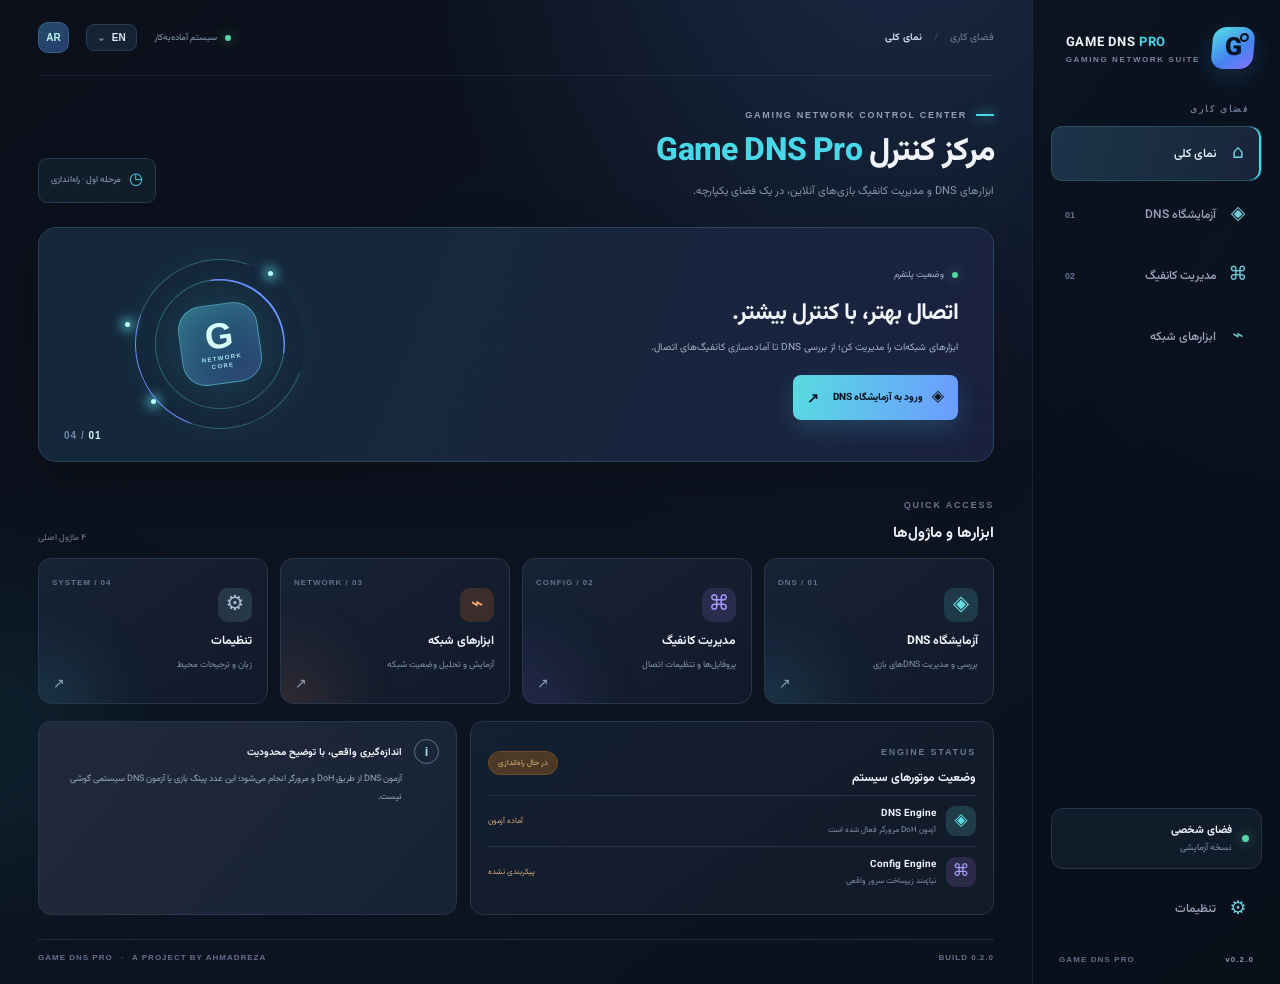
<file: index.html>
<!doctype html>
<html lang="fa" dir="rtl">
<head>
  <meta charset="utf-8">
  <meta name="viewport" content="width=device-width, initial-scale=1, viewport-fit=cover">
  <meta name="theme-color" content="#0b101b">
  <meta name="description" content="Game DNS Pro — Gaming DNS and configuration tools">
  <title>Game DNS Pro</title>
  <link rel="preconnect" href="https://fonts.googleapis.com">
  <link rel="preconnect" href="https://fonts.gstatic.com" crossorigin>
  <link href="https://fonts.googleapis.com/css2?family=Vazirmatn:wght@400;500;600;700;800;900&display=swap" rel="stylesheet">
  <link rel="stylesheet" href="assets/css/styles.css">
</head>
<body>
  <div class="ambient ambient-one"></div><div class="ambient ambient-two"></div>
  <div class="app-shell">
    <aside class="sidebar">
      <a class="brand" href="#" aria-label="Game DNS Pro"><span class="brand-mark"><span>G</span><i></i></span><span class="brand-copy"><strong>GAME DNS <b>PRO</b></strong><small>GAMING NETWORK SUITE</small></span></a>
      <div class="side-label" data-i18n="workspace">فضای کاری</div>
      <nav class="side-nav">
        <button class="nav-item active" data-page="overview"><span class="nav-icon">⌂</span><span data-i18n="overview">نمای کلی</span></button>
        <button class="nav-item" data-page="dns"><span class="nav-icon">◈</span><span data-i18n="dnsLab">آزمایشگاه DNS</span><em class="nav-soon">01</em></button>
        <button class="nav-item" data-page="configs"><span class="nav-icon">⌘</span><span data-i18n="configLab">مدیریت کانفیگ</span><em class="nav-soon">02</em></button>
        <button class="nav-item" data-page="network"><span class="nav-icon">⌁</span><span data-i18n="networkLab">ابزارهای شبکه</span></button>
      </nav>
      <div class="sidebar-bottom"><div class="private-card"><span class="private-dot"></span><div><strong data-i18n="personalWorkspace">فضای شخصی</strong><small data-i18n="localPreview">پیش‌نمایش محلی</small></div></div><button class="nav-item" data-page="settings"><span class="nav-icon">⚙</span><span data-i18n="settings">تنظیمات</span></button><div class="side-version">GAME DNS PRO <span>v0.2.0</span></div></div>
    </aside>
    <main class="main-content">
      <header class="topbar"><div class="mobile-brand"><span class="brand-mark small"><span>G</span><i></i></span><strong>GAME DNS <b>PRO</b></strong></div><div class="breadcrumb"><span data-i18n="workspace">فضای کاری</span><i>/</i><strong id="page-name" data-i18n="overview">نمای کلی</strong></div><div class="top-actions"><span class="system-status"><i></i><span data-i18n="systemStandby">سیستم آماده‌به‌کار</span></span><button class="language-button" id="language-toggle" aria-label="Change language">EN <span>⌄</span></button><div class="avatar">AR</div></div></header>
      <section class="page active" id="page-overview">
        <div class="welcome-row"><div><div class="eyebrow"><span></span><span data-i18n="controlCenter">GAMING NETWORK CONTROL CENTER</span></div><h1><span data-i18n="welcome">مرکز کنترل</span> <span class="accent-text">Game DNS Pro</span></h1><p data-i18n="welcomeSub">ابزارهای DNS و مدیریت کانفیگ بازی‌های آنلاین، در یک فضای یکپارچه.</p></div><div class="date-chip"><span class="date-icon">◷</span><span data-i18n="phaseOne">مرحله اول · راه‌اندازی</span></div></div>
        <div class="hero-panel"><div class="hero-grid"></div><div class="hero-orbit orbit-a"></div><div class="hero-orbit orbit-b"></div><div class="hero-content"><div class="hero-kicker"><span class="live-dot"></span><span data-i18n="platformStatus">وضعیت پلتفرم</span></div><h2 data-i18n="buildYourConnection">اتصال بهتر، با کنترل بیشتر.</h2><p data-i18n="heroText">ابزارهای شبکه‌ات را مدیریت کن؛ از بررسی DNS تا آماده‌سازی کانفیگ‌های اتصال.</p><button class="primary-button" data-go="dns"><span>◈</span><span data-i18n="openDnsLab">ورود به آزمایشگاه DNS</span><b>↗</b></button></div><div class="hero-art" aria-hidden="true"><div class="core-ring ring-one"></div><div class="core-ring ring-two"></div><div class="core-center"><span>G</span><small>NETWORK<br>CORE</small></div><i class="spark spark-one"></i><i class="spark spark-two"></i><i class="spark spark-three"></i></div><div class="hero-index">01 <span>/ 04</span></div></div>
        <div class="section-heading"><div><span class="section-overline" data-i18n="quickAccess">QUICK ACCESS</span><h3 data-i18n="toolsAndModules">ابزارها و ماژول‌ها</h3></div><span class="section-note" data-i18n="modulesCount">۴ ماژول اصلی</span></div>
        <div class="module-grid"><button class="module-card dns-card" data-go="dns"><span class="module-symbol">◈</span><span class="module-tag">01 / DNS</span><strong data-i18n="dnsLab">آزمایشگاه DNS</strong><small data-i18n="dnsDescription">بررسی و مدیریت DNSهای بازی</small><span class="module-arrow">↗</span><span class="module-glow"></span></button><button class="module-card config-card" data-go="configs"><span class="module-symbol">⌘</span><span class="module-tag">02 / CONFIG</span><strong data-i18n="configLab">مدیریت کانفیگ</strong><small data-i18n="configDescription">پروفایل‌ها و تنظیمات اتصال</small><span class="module-arrow">↗</span><span class="module-glow"></span></button><button class="module-card network-card" data-go="network"><span class="module-symbol">⌁</span><span class="module-tag">03 / NETWORK</span><strong data-i18n="networkLab">ابزارهای شبکه</strong><small data-i18n="networkDescription">آزمایش و تحلیل وضعیت شبکه</small><span class="module-arrow">↗</span><span class="module-glow"></span></button><button class="module-card settings-card" data-go="settings"><span class="module-symbol">⚙</span><span class="module-tag">04 / SYSTEM</span><strong data-i18n="settings">تنظیمات</strong><small data-i18n="settingsDescription">زبان و ترجیحات محیط</small><span class="module-arrow">↗</span><span class="module-glow"></span></button></div>
        <div class="bottom-grid"><div class="status-panel"><div class="panel-heading"><div><span class="section-overline" data-i18n="engineStatus">ENGINE STATUS</span><h3 data-i18n="systemModules">وضعیت موتورهای سیستم</h3></div><span class="status-pill pending" data-i18n="initializing">در حال راه‌اندازی</span></div><div class="engine-row"><span class="engine-icon dns-icon">◈</span><div class="engine-info"><strong>DNS Engine</strong><small data-i18n="dnsEngineDesc">آزمون DoH مرورگر فعال شده است</small></div><span class="engine-state" data-i18n="readyToTest">آماده آزمون</span></div><div class="engine-row"><span class="engine-icon config-icon">⌘</span><div class="engine-info"><strong>Config Engine</strong><small data-i18n="configEngineDesc">نیازمند زیرساخت سرور واقعی</small></div><span class="engine-state" data-i18n="notConfigured">پیکربندی نشده</span></div></div><div class="notice-panel"><span class="notice-icon">i</span><div><strong data-i18n="honestStatus">اندازه‌گیری واقعی، با توضیح محدودیت</strong><p data-i18n="honestText">آزمون DNS از طریق DoH و مرورگر انجام می‌شود؛ این عدد پینگ بازی یا آزمون DNS سیستمی گوشی نیست.</p></div></div></div>
        <footer class="footer"><span>GAME DNS PRO <b>·</b> A PROJECT BY AHMADREZA</span><span>BUILD 0.2.0</span></footer>
      </section>
      <section class="page dns-page" id="page-dns">
        <div class="page-title"><span class="section-overline">01 / DNS ENGINE</span><h1 data-i18n="dnsLab">آزمایشگاه DNS</h1><p data-i18n="dnsPageIntro">آزمون پاسخ‌گویی سرویس‌های DNS عمومی از مسیر DNS-over-HTTPS.</p></div>
        <div class="dns-intro"><div class="dns-intro-icon">◈</div><div><strong data-i18n="dohTitle">آزمون زنده DNS-over-HTTPS</strong><p data-i18n="dohDescription">درخواست واقعی برای دامنه انتخابی به سرویس‌دهنده‌های عمومی ارسال می‌شود و زمان پاسخ مرورگر ثبت می‌شود.</p></div></div>
        <div class="dns-test-panel"><label for="dns-domain" data-i18n="domainLabel">دامنه مورد آزمایش</label><div class="dns-input-row"><input id="dns-domain" type="text" value="google.com" inputmode="url" autocomplete="off" spellcheck="false"><button id="dns-test-button" class="primary-button"><span>↻</span><span data-i18n="runDnsTest">شروع آزمون</span></button></div><div class="dns-presets"><span data-i18n="quickDomains">نمونه‌ها:</span><button data-domain="google.com">Google</button><button data-domain="youtube.com">YouTube</button><button data-domain="pubgmobile.com">PUBG Mobile</button><button data-domain="garena.com">Garena</button></div></div>
        <div class="dns-results-head"><div><span class="section-overline">RESOLVER COMPARISON</span><h3 data-i18n="resolverResults">نتایج سرویس‌دهنده‌ها</h3></div><span id="dns-run-state" class="status-pill pending" data-i18n="notTested">هنوز آزمایش نشده</span></div>
        <div id="dns-results" class="resolver-grid">
          <article class="resolver-card" data-resolver="cloudflare"><div class="resolver-top"><span class="resolver-logo cloudflare-logo">C</span><div><strong>Cloudflare</strong><small>1.1.1.1 · DoH</small></div><span class="resolver-time">—</span></div><div class="resolver-detail" data-i18n="waitingTest">در انتظار آزمون</div><div class="resolver-bottom"><code>1.1.1.1</code><button data-copy="1.1.1.1" data-i18n="copyAddress">کپی آدرس</button></div></article>
          <article class="resolver-card" data-resolver="google"><div class="resolver-top"><span class="resolver-logo google-logo">G</span><div><strong>Google Public DNS</strong><small>8.8.8.8 · DoH</small></div><span class="resolver-time">—</span></div><div class="resolver-detail" data-i18n="waitingTest">در انتظار آزمون</div><div class="resolver-bottom"><code>8.8.8.8</code><button data-copy="8.8.8.8" data-i18n="copyAddress">کپی آدرس</button></div></article>
        </div>
        <div class="dns-warning"><strong data-i18n="measurementNote">نکته مهم درباره نتیجه</strong><p data-i18n="measurementText">این آزمون زمان پاسخ درخواست HTTPS به resolver را از مرورگر فعلی اندازه می‌گیرد. این نتیجه، پینگ بازی، پینگ ICMP یا سرعت DNS تنظیم‌شده در اندروید نیست. موقعیت شبکه، فیلترشکن، کش و کیفیت اینترنت روی نتیجه اثر دارند.</p></div>
      </section>
      <section class="page placeholder-page" id="page-configs"><div class="page-title"><span class="section-overline">02 / CONFIG ENGINE</span><h1 data-i18n="configLab">مدیریت کانفیگ</h1><p data-i18n="configPageIntro">مدیریت پروفایل‌ها و فایل‌های تنظیمات اتصال.</p></div><div class="coming-panel"><span class="coming-icon">⌘</span><span class="status-pill pending" data-i18n="inDevelopment">در حال توسعه</span><h2 data-i18n="configEngineNext">موتور کانفیگ در انتظار زیرساخت واقعی است</h2><p data-i18n="configEngineNextSub">ساخت کانفیگ WireGuard قابل اتصال به سرور واقعی نیاز دارد. در این بخش فقط پس از فراهم شدن زیرساخت، پروفایل واقعی تولید خواهد شد.</p><button class="secondary-button" data-go="overview" data-i18n="backToOverview">بازگشت به نمای کلی</button></div></section>
      <section class="page placeholder-page" id="page-network"><div class="page-title"><span class="section-overline">03 / NETWORK LAB</span><h1 data-i18n="networkLab">ابزارهای شبکه</h1><p data-i18n="networkPageIntro">اندازه‌گیری و تحلیل رفتار اتصال شبکه.</p></div><div class="coming-panel"><span class="coming-icon">⌁</span><span class="status-pill pending" data-i18n="inDevelopment">در حال توسعه</span><h2 data-i18n="networkNext">ابزارهای سنجش شبکه در راه‌اند</h2><p data-i18n="networkNextSub">تست‌های قابل اتکا باید از دستگاه و با روش اندازه‌گیری مشخص اجرا شوند؛ پینگ DNS با پینگ داخل بازی یکسان نیست.</p><button class="secondary-button" data-go="overview" data-i18n="backToOverview">بازگشت به نمای کلی</button></div></section>
      <section class="page placeholder-page" id="page-settings"><div class="page-title"><span class="section-overline">04 / SYSTEM</span><h1 data-i18n="settings">تنظیمات</h1><p data-i18n="settingsPageIntro">تنظیمات پایه محیط Game DNS Pro.</p></div><div class="settings-panel"><div class="setting-row"><div><strong data-i18n="interfaceLanguage">زبان رابط کاربری</strong><small data-i18n="languageDesc">زبان نمایش پنل را انتخاب کن.</small></div><button class="language-button" id="language-toggle-settings">EN <span>⌄</span></button></div><div class="setting-row"><div><strong data-i18n="projectVersion">نسخه پروژه</strong><small>Game DNS Pro · 0.2.0</small></div><span class="status-pill pending" data-i18n="foundation">مرحله پایه</span></div></div></section>
      <nav class="mobile-nav"><button class="mobile-nav-item active" data-page="overview"><span>⌂</span><small data-i18n="overview">نمای کلی</small></button><button class="mobile-nav-item" data-page="dns"><span>◈</span><small>DNS</small></button><button class="mobile-nav-item" data-page="configs"><span>⌘</span><small data-i18n="configShort">کانفیگ</small></button><button class="mobile-nav-item" data-page="network"><span>⌁</span><small data-i18n="networkShort">شبکه</small></button><button class="mobile-nav-item" data-page="settings"><span>⚙</span><small data-i18n="settings">تنظیمات</small></button></nav>
    </main>
  </div>
  <script src="assets/js/app.js"></script>
</body></html>
</file>
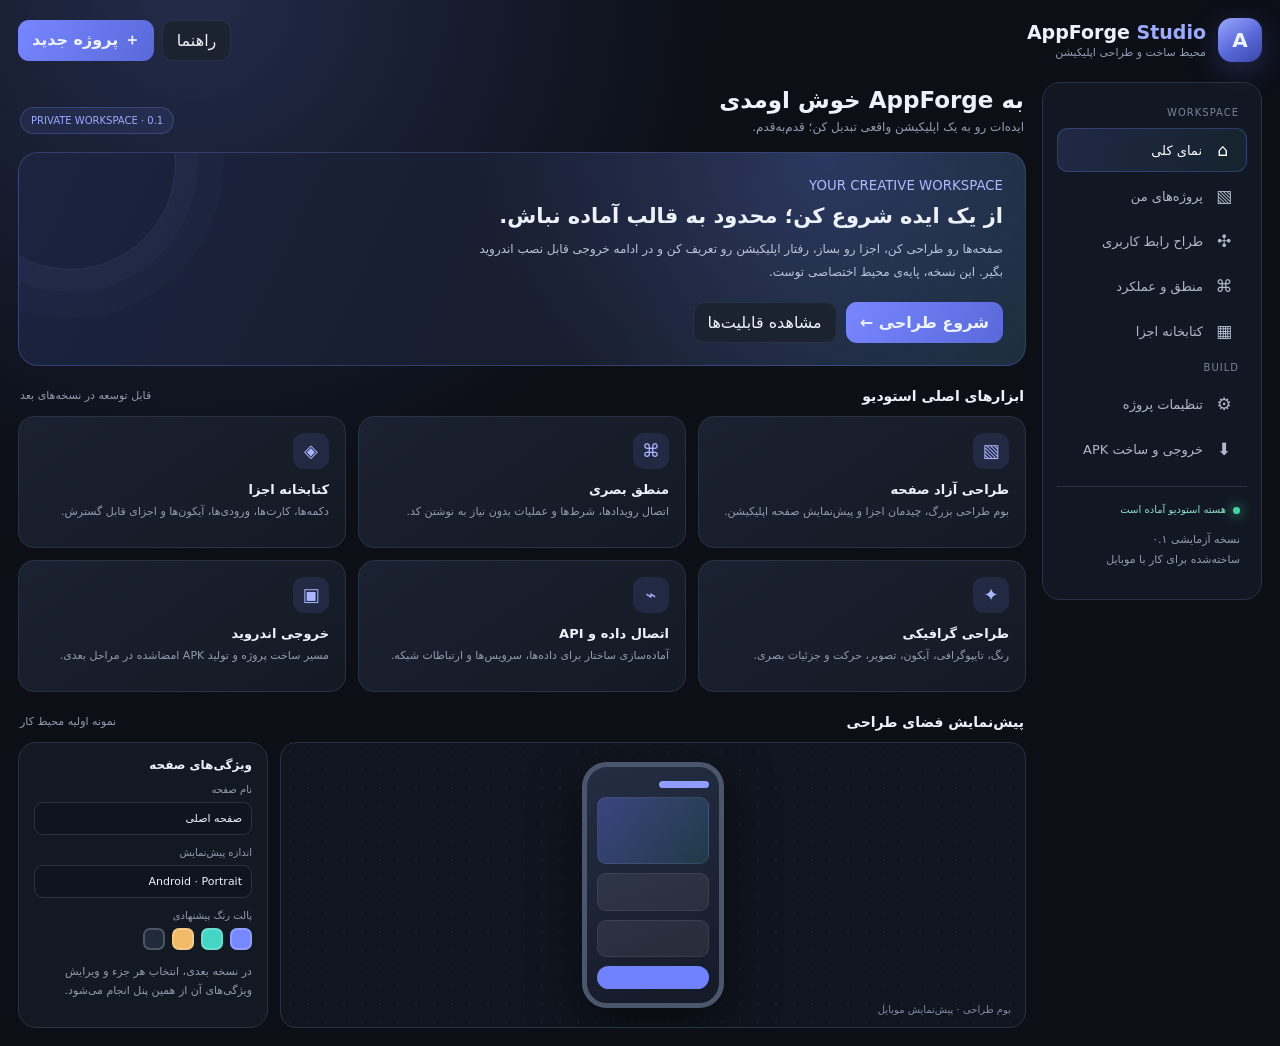
<file: appforge/index.html>
<!doctype html>
<html lang="fa" dir="rtl">
<head>
<meta charset="utf-8"><meta name="viewport" content="width=device-width,initial-scale=1,viewport-fit=cover">
<meta name="theme-color" content="#10131b"><meta name="description" content="AppForge — استودیوی ساخت اپلیکیشن اندروید">
<title>AppForge Studio</title>
<style>
:root{color-scheme:dark;--bg:#0c0f16;--panel:#151a25;--panel2:#1b2230;--line:#293244;--muted:#929db1;--text:#edf2fa;--a:#7c8cff;--b:#43d6c5;--gold:#f2bb68}
*{box-sizing:border-box}body{margin:0;background:radial-gradient(ellipse at 15% 0%,#222b49 0,transparent 34%),var(--bg);color:var(--text);font-family:system-ui,-apple-system,"Segoe UI",sans-serif;min-height:100vh}button,input{font:inherit}.app{max-width:1440px;margin:auto;padding:18px}.top{display:flex;align-items:center;justify-content:space-between;gap:12px;margin-bottom:20px}.brand{display:flex;align-items:center;gap:12px}.logo{width:44px;height:44px;border-radius:14px;background:linear-gradient(145deg,#9aa7ff,#5968d9 55%,#3946a8);display:grid;place-items:center;font-weight:900;font-size:20px;box-shadow:0 8px 30px #6677ff40}.brand h1{font-size:19px;margin:0}.brand p{font-size:11px;color:var(--muted);margin:3px 0 0}.top-actions{display:flex;gap:8px}.btn{border:1px solid var(--line);background:var(--panel2);color:var(--text);border-radius:11px;padding:10px 14px;cursor:pointer}.btn.primary{background:linear-gradient(120deg,#7887ff,#5968d9);border:0;font-weight:700}.layout{display:grid;grid-template-columns:220px minmax(0,1fr);gap:16px}.side,.panel{background:#141a25eF;border:1px solid var(--line);border-radius:18px}.side{padding:14px;height:max-content;position:sticky;top:12px}.side-label{color:#77839a;font-size:10px;letter-spacing:1px;margin:10px 8px}.nav{display:flex;align-items:center;gap:10px;padding:11px 12px;border-radius:11px;color:#aeb8c9;font-size:13px;cursor:pointer;margin:3px 0}.nav.active{background:linear-gradient(100deg,#7181ff28,#43d6c510);color:#fff;border:1px solid #7383ff44}.nav span:first-child{font-size:17px;width:22px;text-align:center}.side-note{border-top:1px solid var(--line);margin-top:16px;padding:14px 7px 4px;color:var(--muted);font-size:11px;line-height:1.8}.main{min-width:0}.welcome{display:flex;justify-content:space-between;align-items:flex-end;gap:12px;margin:5px 2px 18px}.welcome h2{font-size:23px;margin:0 0 7px}.welcome p{margin:0;color:var(--muted);font-size:12px}.tag{font-size:10px;color:#9caaff;background:#7787ff18;border:1px solid #7787ff44;padding:7px 10px;border-radius:30px}.hero{border:1px solid #5666bc66;border-radius:20px;padding:22px;background:radial-gradient(circle at 80% 0%,#586bce50,transparent 42%),linear-gradient(115deg,#1b2340,#171d2b 62%,#192b36);position:relative;overflow:hidden}.hero:after{content:"";position:absolute;width:210px;height:210px;border:1px solid #9aa8ff22;border-radius:50%;left:-55px;top:-95px;box-shadow:0 0 0 22px #9aa8ff08,0 0 0 48px #9aa8ff06}.hero small{color:#aebaff}.hero h3{font-size:21px;margin:10px 0}.hero p{color:#bac5d9;font-size:12px;max-width:550px;line-height:1.9;margin:0 0 18px}.hero-actions{display:flex;gap:9px;flex-wrap:wrap}.section-head{display:flex;align-items:center;justify-content:space-between;margin:22px 2px 12px}.section-head h3{font-size:14px;margin:0}.section-head span{font-size:11px;color:var(--muted)}.cards{display:grid;grid-template-columns:repeat(3,minmax(0,1fr));gap:12px}.card{background:linear-gradient(145deg,#1a2130,#141a24);border:1px solid var(--line);border-radius:16px;padding:16px;min-height:132px}.card-icon{width:36px;height:36px;border-radius:11px;display:grid;place-items:center;background:#7787ff20;color:#aab5ff;font-size:18px;margin-bottom:13px}.card h4{font-size:13px;margin:0 0 6px}.card p{font-size:11px;color:var(--muted);line-height:1.7;margin:0}.workspace{display:grid;grid-template-columns:1fr 250px;gap:12px}.canvas{min-height:280px;display:grid;place-items:center;background:radial-gradient(#ffffff0b 1px,transparent 1px),#10151f;background-size:18px 18px;border:1px solid var(--line);border-radius:16px;position:relative;overflow:hidden}.phone{width:142px;height:246px;border:5px solid #4b566d;border-radius:25px;background:linear-gradient(160deg,#242d43,#151a28);padding:14px 10px;box-shadow:0 18px 50px #0008;display:flex;flex-direction:column;gap:9px}.phone .bar{height:7px;width:45%;background:#8e9dff;border-radius:9px}.phone .tile{height:38px;border-radius:9px;background:#ffffff12;border:1px solid #ffffff12}.phone .tile.big{height:68px;background:linear-gradient(120deg,#6b7aff55,#40cdbb22)}.phone .pill{height:23px;border-radius:20px;background:#7182ff}.canvas-label{position:absolute;bottom:12px;right:14px;color:#7f8ca2;font-size:10px}.inspector{padding:15px}.inspector h4{font-size:12px;margin:0 0 12px}.field{margin:12px 0}.field label{display:block;color:var(--muted);font-size:10px;margin-bottom:7px}.field input{width:100%;border:1px solid var(--line);background:#0f141e;color:var(--text);border-radius:9px;padding:9px;font-size:11px}.swatches{display:flex;gap:7px}.swatch{width:22px;height:22px;border-radius:7px;border:2px solid #ffffff33}.empty{color:var(--muted);font-size:11px;line-height:1.8}.status{display:flex;align-items:center;gap:7px;color:#8de0c9;font-size:10px}.dot{width:7px;height:7px;border-radius:50%;background:#43d6a2;box-shadow:0 0 12px #43d6a2}.toast{position:fixed;bottom:18px;left:50%;transform:translateX(-50%);background:#252f42;border:1px solid #52617b;padding:11px 16px;border-radius:12px;font-size:12px;opacity:0;pointer-events:none;transition:.25s}.toast.show{opacity:1}
@media(max-width:800px){.app{padding:12px}.layout{grid-template-columns:1fr}.side{position:static;display:flex;overflow:auto;gap:4px;padding:8px}.side-label,.side-note{display:none}.nav{white-space:nowrap;padding:9px 11px}.cards{grid-template-columns:1fr 1fr}.workspace{grid-template-columns:1fr}.inspector{display:grid;grid-template-columns:1fr 1fr;gap:8px}.inspector h4{grid-column:1/-1}.welcome h2{font-size:20px}.hero{padding:18px}}@media(max-width:430px){.cards{grid-template-columns:1fr}.top .btn{padding:9px}.brand h1{font-size:17px}.tag{display:none}}
</style>
</head>
<body><div class="app">
<header class="top"><div class="brand"><div class="logo">A</div><div><h1>AppForge <span style="color:#9eacff">Studio</span></h1><p>محیط ساخت و طراحی اپلیکیشن</p></div></div><div class="top-actions"><button class="btn" id="help">راهنما</button><button class="btn primary" id="newProject">＋ پروژه جدید</button></div></header>
<div class="layout"><aside class="side"><div class="side-label">WORKSPACE</div><div class="nav active"><span>⌂</span> نمای کلی</div><div class="nav"><span>▧</span> پروژه‌های من</div><div class="nav"><span>✣</span> طراح رابط کاربری</div><div class="nav"><span>⌘</span> منطق و عملکرد</div><div class="nav"><span>▦</span> کتابخانه اجزا</div><div class="side-label">BUILD</div><div class="nav"><span>⚙</span> تنظیمات پروژه</div><div class="nav"><span>⬇</span> خروجی و ساخت APK</div><div class="side-note"><div class="status"><i class="dot"></i> هسته استودیو آماده است</div><p>نسخه آزمایشی ۰.۱<br>ساخته‌شده برای کار با موبایل</p></div></aside>
<main class="main"><div class="welcome"><div><h2>به AppForge خوش اومدی</h2><p>ایده‌ات رو به یک اپلیکیشن واقعی تبدیل کن؛ قدم‌به‌قدم.</p></div><span class="tag">PRIVATE WORKSPACE · 0.1</span></div>
<section class="hero"><small>YOUR CREATIVE WORKSPACE</small><h3>از یک ایده شروع کن؛ محدود به قالب آماده نباش.</h3><p>صفحه‌ها رو طراحی کن، اجزا رو بساز، رفتار اپلیکیشن رو تعریف کن و در ادامه خروجی قابل نصب اندروید بگیر. این نسخه، پایه‌ی محیط اختصاصی توست.</p><div class="hero-actions"><button class="btn primary" id="start">شروع طراحی ←</button><button class="btn" id="template">مشاهده قابلیت‌ها</button></div></section>
<div class="section-head"><h3>ابزارهای اصلی استودیو</h3><span>قابل توسعه در نسخه‌های بعد</span></div><section class="cards"><article class="card"><div class="card-icon">▧</div><h4>طراحی آزاد صفحه</h4><p>بوم طراحی بزرگ، چیدمان اجزا و پیش‌نمایش صفحه اپلیکیشن.</p></article><article class="card"><div class="card-icon">⌘</div><h4>منطق بصری</h4><p>اتصال رویدادها، شرط‌ها و عملیات بدون نیاز به نوشتن کد.</p></article><article class="card"><div class="card-icon">◈</div><h4>کتابخانه اجزا</h4><p>دکمه‌ها، کارت‌ها، ورودی‌ها، آیکون‌ها و اجزای قابل گسترش.</p></article><article class="card"><div class="card-icon">✦</div><h4>طراحی گرافیکی</h4><p>رنگ، تایپوگرافی، آیکون، تصویر، حرکت و جزئیات بصری.</p></article><article class="card"><div class="card-icon">⌁</div><h4>اتصال داده و API</h4><p>آماده‌سازی ساختار برای داده‌ها، سرویس‌ها و ارتباطات شبکه.</p></article><article class="card"><div class="card-icon">▣</div><h4>خروجی اندروید</h4><p>مسیر ساخت پروژه و تولید APK امضاشده در مراحل بعدی.</p></article></section>
<div class="section-head"><h3>پیش‌نمایش فضای طراحی</h3><span>نمونه اولیه محیط کار</span></div><section class="workspace"><div class="canvas"><div class="phone"><div class="bar"></div><div class="tile big"></div><div class="tile"></div><div class="tile"></div><div class="pill"></div></div><div class="canvas-label">بوم طراحی · پیش‌نمایش موبایل</div></div><div class="panel inspector"><h4>ویژگی‌های صفحه</h4><div class="field"><label>نام صفحه</label><input value="صفحه اصلی" readonly></div><div class="field"><label>اندازه پیش‌نمایش</label><input value="Android · Portrait" readonly></div><div class="field"><label>پالت رنگ پیشنهادی</label><div class="swatches"><i class="swatch" style="background:#7787ff"></i><i class="swatch" style="background:#43d6c5"></i><i class="swatch" style="background:#f2bb68"></i><i class="swatch" style="background:#202a3b"></i></div></div><p class="empty">در نسخه بعدی، انتخاب هر جزء و ویرایش ویژگی‌های آن از همین پنل انجام می‌شود.</p></div></section>
</main></div></div><div class="toast" id="toast"></div>
<script>
const toast=document.getElementById('toast');function note(t){toast.textContent=t;toast.classList.add('show');setTimeout(()=>toast.classList.remove('show'),2400)}
document.getElementById('newProject').onclick=()=>note('ایجاد پروژه در مرحله بعد فعال می‌شود.');
document.getElementById('start').onclick=()=>note('محیط ویرایش بصری در گام بعدی پیاده‌سازی می‌شود.');
document.getElementById('template').onclick=()=>document.querySelector('.cards').scrollIntoView({behavior:'smooth',block:'center'});
document.getElementById('help').onclick=()=>note('این نسخه، اسکلت اولیه استودیو و نقشه ابزارها را نمایش می‌دهد.');
document.querySelectorAll('.nav').forEach(n=>n.onclick=()=>{document.querySelectorAll('.nav').forEach(x=>x.classList.remove('active'));n.classList.add('active');note('این بخش در نقشه راه AppForge قرار دارد.')});
</script></body></html>
</file>
<file: assets/css/styles.css>
:root{--bg:#0b101b;--panel:#111a29;--panel2:#151f30;--line:#253248;--text:#f1f5fb;--muted:#8794a9;--cyan:#48d8e8;--blue:#6689ff;--orange:#ff9b5e;--green:#55d6a3;--font:"Vazirmatn",system-ui,sans-serif}*{box-sizing:border-box}html{min-height:100%;background:var(--bg)}body{margin:0;min-height:100vh;color:var(--text);font-family:var(--font);background:radial-gradient(ellipse at 70% -15%,#1b2c49 0,transparent 38%),linear-gradient(145deg,#0b101b,#0d1421 58%,#0a111c);overflow-x:hidden}.ambient{position:fixed;pointer-events:none;filter:blur(90px);opacity:.12;border-radius:50%;z-index:0}.ambient-one{width:260px;height:260px;background:#3d82ff;top:18%;right:-120px}.ambient-two{width:230px;height:230px;background:#18c8ce;bottom:5%;left:-130px}.app-shell{position:relative;z-index:1;display:flex;min-height:100vh}.sidebar{width:248px;flex:0 0 248px;padding:27px 18px 20px;border-left:1px solid rgba(113,139,177,.13);background:rgba(10,16,27,.76);display:flex;flex-direction:column;min-height:100vh}.brand{display:flex;align-items:center;gap:12px;text-decoration:none;color:var(--text);padding:0 8px 35px}.brand-mark{width:42px;height:42px;border-radius:13px;display:grid;place-items:center;position:relative;background:linear-gradient(145deg,#55e1e5,#4383ef 60%,#8b71ff);box-shadow:0 8px 25px #3d9ee533;transform:skew(-5deg)}.brand-mark span{font-size:25px;font-weight:900;color:#071321;transform:skew(5deg)}.brand-mark i{position:absolute;width:9px;height:9px;border:2px solid #071321;border-radius:50%;right:6px;top:6px}.brand-copy{display:flex;flex-direction:column;gap:2px;direction:ltr;text-align:left}.brand-copy strong{font-size:13px;letter-spacing:.7px}.brand-copy strong b,.mobile-brand b{color:var(--cyan)}.brand-copy small{font:700 8px Arial;letter-spacing:1.6px;color:#77869e}.side-label,.section-overline{font:700 9px Arial,sans-serif;letter-spacing:1.8px;color:#687991}.side-label{padding:0 13px 12px}.side-nav{display:grid;gap:6px}.nav-item{width:100%;display:flex;align-items:center;gap:12px;border:1px solid transparent;background:transparent;color:#99a6ba;padding:12px 13px;border-radius:11px;text-align:right;font:500 12px var(--font);cursor:pointer;transition:.2s}.nav-item:hover{background:#172337;color:#eaf2ff}.nav-item.active{background:linear-gradient(100deg,#1b3449,#18253a);border-color:#2c5062;color:#eafcff;box-shadow:inset -2px 0 var(--cyan)}.nav-icon{font-size:19px;color:#71cbd8;width:20px;text-align:center}.nav-soon{margin-right:auto;font:700 9px Arial;color:#61748e}.sidebar-bottom{margin-top:auto}.private-card{display:flex;align-items:center;gap:10px;padding:13px 12px;margin:0 0 13px;background:#111c2b;border:1px solid #243248;border-radius:12px}.private-dot,.system-status i,.live-dot{width:7px;height:7px;border-radius:50%;background:var(--green);box-shadow:0 0 12px #55d6a399}.private-card div{display:grid;gap:2px}.private-card strong{font-size:11px}.private-card small{font-size:9px;color:var(--muted)}.side-version{padding:18px 8px 0;color:#61718a;font:700 8px Arial;letter-spacing:1.1px;direction:ltr}.side-version span{float:right;color:#8797ac}.main-content{flex:1;min-width:0;padding:0 38px 22px}.topbar{height:76px;display:flex;align-items:center;justify-content:space-between;border-bottom:1px solid rgba(119,145,180,.14)}.breadcrumb{display:flex;align-items:center;gap:12px;color:#75839a;font-size:10px}.breadcrumb i{font-style:normal;color:#40516a}.breadcrumb strong{color:#dce7f6;font-weight:600}.top-actions{display:flex;align-items:center;gap:17px}.system-status{display:flex;align-items:center;gap:8px;color:#8da0b5;font-size:9px}.system-status i{width:6px;height:6px}.language-button{background:#172235;border:1px solid #2a3b55;color:#d8e7f5;border-radius:8px;padding:7px 10px;font:700 10px Arial;cursor:pointer}.language-button span{color:#7d91a9;margin-right:4px}.avatar{width:31px;height:31px;border-radius:10px;background:linear-gradient(140deg,#244c66,#263c72);border:1px solid #3a6382;display:grid;place-items:center;color:#b8f4f1;font:800 10px Arial}.mobile-brand{display:none}.page{display:none;padding-top:34px;animation:fadein .28s ease}.page.active{display:block}@keyframes fadein{from{opacity:0;transform:translateY(5px)}to{opacity:1;transform:none}}.welcome-row{display:flex;align-items:flex-end;justify-content:space-between;gap:18px;margin-bottom:24px}.eyebrow{display:flex;align-items:center;gap:9px;color:#8ea1b8;font:700 9px Arial;letter-spacing:1.7px}.eyebrow span:first-child{width:18px;height:2px;background:var(--cyan);box-shadow:0 0 12px var(--cyan)}h1{font-size:clamp(23px,3vw,32px);line-height:1.4;margin:10px 0 6px;font-weight:800;letter-spacing:-.8px}.accent-text{color:var(--cyan);direction:ltr;display:inline-block}.welcome-row p,.page-title p{font-size:11px;color:#8997aa;margin:0;line-height:2}.date-chip{display:flex;align-items:center;gap:8px;color:#91a3b9;border:1px solid #29384e;background:#121d2c;padding:9px 12px;border-radius:9px;font-size:9px;white-space:nowrap}.date-icon{font-size:16px;color:var(--cyan)}.hero-panel{min-height:235px;border:1px solid #29435a;border-radius:18px;position:relative;overflow:hidden;background:linear-gradient(112deg,#14283a 0%,#17273c 44%,#1a2140 100%);display:flex;align-items:center;padding:30px 35px;margin-bottom:30px;box-shadow:0 18px 50px #0003}.hero-grid{position:absolute;inset:0;opacity:.16;background-image:linear-gradient(#83b5d41a 1px,transparent 1px),linear-gradient(90deg,#83b5d41a 1px,transparent 1px);background-size:29px 29px;mask-image:linear-gradient(90deg,transparent,#000)}.hero-content{position:relative;z-index:2;max-width:510px}.hero-kicker{display:flex;align-items:center;gap:8px;color:#9fb5c9;font-size:9px}.live-dot{width:6px;height:6px}h2{font-size:23px;margin:13px 0 7px;letter-spacing:-.5px}.hero-content p{font-size:10px;line-height:2;color:#a2b3c6;margin:0 0 17px}.primary-button{display:flex;align-items:center;gap:9px;padding:10px 14px;border:0;border-radius:8px;background:linear-gradient(100deg,#58dbe0,#6c9bff);color:#071724;font:800 10px var(--font);box-shadow:0 8px 25px #4dc9e533;cursor:pointer}.primary-button>span:first-child{font-size:16px}.primary-button b{font:700 14px Arial;margin-right:5px}.hero-art{position:absolute;left:9%;top:50%;transform:translateY(-50%);width:190px;height:190px;display:grid;place-items:center}.core-ring{position:absolute;border:1px solid #61d9e855;border-radius:50%;transform:rotate(-25deg)}.ring-one{width:170px;height:170px;border-left-color:#6b8eff;border-right-color:transparent;box-shadow:0 0 24px #43c7dd12}.ring-two{width:130px;height:130px;border-top:2px solid #6c8fff;border-bottom:1px solid #54dce055;transform:rotate(45deg)}.core-center{width:80px;height:80px;border-radius:24px;background:linear-gradient(145deg,#2c6d83,#243a69);border:1px solid #65d9df88;box-shadow:0 0 45px #42d7e52b,inset 0 0 25px #8bdce522;display:flex;flex-direction:column;align-items:center;justify-content:center;transform:rotate(-8deg)}.core-center span{font:900 36px Arial;color:#d8ffff;line-height:1}.core-center small{font:700 6px Arial;letter-spacing:1.4px;text-align:center;color:#a4e7ed;line-height:1.4}.spark{position:absolute;width:5px;height:5px;border-radius:50%;background:#b5ffff;box-shadow:0 0 12px 3px #62dce8}.spark-one{top:22px;right:42px}.spark-two{bottom:35px;left:26px}.spark-three{top:73px;left:0}.hero-index{position:absolute;bottom:20px;left:25px;color:#d8faff;font:700 10px Arial;letter-spacing:1px}.hero-index span{color:#7288a7}.section-heading,.panel-heading{display:flex;align-items:flex-end;justify-content:space-between;margin-bottom:13px}.section-heading h3,.panel-heading h3{font-size:15px;margin:5px 0 0}.section-note{font-size:9px;color:#6e7f96}.module-grid{display:grid;grid-template-columns:repeat(4,minmax(0,1fr));gap:12px}.module-card{min-height:146px;position:relative;overflow:hidden;text-align:right;padding:15px;border:1px solid #26364c;border-radius:13px;background:linear-gradient(145deg,#172235,#111a29);color:var(--text);font-family:var(--font);cursor:pointer;transition:transform .2s,border-color .2s}.module-card:hover{transform:translateY(-3px);border-color:#4d7c91}.module-symbol{width:34px;height:34px;display:grid;place-items:center;border-radius:10px;background:#1e3948;color:#69dce3;font-size:21px;margin-bottom:10px}.module-tag{position:absolute;top:19px;left:13px;font:700 8px Arial;letter-spacing:1px;color:#60748d}.module-card strong{display:block;font-size:12px;margin-bottom:3px}.module-card small{font-size:9px;color:#8292a7}.module-arrow{position:absolute;left:14px;bottom:12px;color:#8ba2ba;font:14px Arial}.module-glow{position:absolute;width:90px;height:90px;filter:blur(38px);opacity:.16;left:-40px;bottom:-50px;background:var(--cyan)}.config-card .module-symbol{background:#292c4b;color:#a59aff}.config-card .module-glow{background:#8a79ff}.network-card .module-symbol{background:#3a2d2b;color:#ffb27e}.network-card .module-glow{background:#ff8c58}.settings-card .module-symbol{background:#263748;color:#a6bdd5}.bottom-grid{display:grid;grid-template-columns:1.25fr 1fr;gap:13px;margin-top:17px}.status-panel,.notice-panel,.settings-panel{border:1px solid #26364b;background:linear-gradient(145deg,#141f30,#111a28);border-radius:13px;padding:17px}.panel-heading{align-items:center;margin-bottom:8px}.panel-heading h3{font-size:12px}.status-pill{display:inline-flex;align-items:center;gap:6px;border-radius:30px;padding:5px 9px;font-size:8px;white-space:nowrap}.status-pill.pending{color:#e5b77c;background:#4b3826;border:1px solid #6b4c2b}.engine-row{display:flex;align-items:center;gap:10px;padding:10px 0;border-top:1px solid #243146}.engine-icon{width:30px;height:30px;border-radius:9px;display:grid;place-items:center;background:#203c48;color:#62dce5;font-size:17px}.config-icon{background:#2d2a49;color:#a69cff}.engine-info{display:grid;gap:3px;flex:1}.engine-info strong{font-size:10px;direction:ltr;text-align:right}.engine-info small{font-size:8px;color:#8190a5}.engine-state{font-size:8px;color:#d6aa75}.notice-panel{display:flex;gap:12px;align-items:flex-start;background:linear-gradient(130deg,#202a3a,#172235)}.notice-icon{width:25px;height:25px;flex:0 0 25px;display:grid;place-items:center;border:1px solid #56748d;border-radius:50%;color:#a5d8eb;font:700 13px Arial}.notice-panel strong{font-size:10px}.notice-panel p{font-size:9px;line-height:2;color:#9aa9bb;margin:6px 0 0}.footer{display:flex;justify-content:space-between;margin-top:24px;padding-top:13px;border-top:1px solid #202d40;color:#61718a;font:700 8px Arial;letter-spacing:1px;direction:ltr}.footer b{color:#4b7187;margin:0 5px}.page-title{margin-bottom:25px}.page-title h1{margin-top:8px}.coming-panel{min-height:300px;border:1px solid #2a3a51;border-radius:16px;background:linear-gradient(145deg,#162337,#111a28);display:flex;flex-direction:column;align-items:center;justify-content:center;text-align:center;padding:35px;max-width:760px;margin:0 auto}.coming-icon{width:65px;height:65px;border-radius:19px;display:grid;place-items:center;background:linear-gradient(145deg,#1d4657,#243b67);border:1px solid #3d7187;color:#8eeaf0;font-size:32px;margin-bottom:16px}.coming-panel h2{font-size:19px;margin:17px 0 7px}.coming-panel p{max-width:470px;color:#8e9db1;font-size:10px;line-height:2.2;margin:0 0 20px}.secondary-button{border:1px solid #36546b;background:#1a2d40;color:#b9e9ed;padding:9px 15px;border-radius:8px;font:600 10px var(--font);cursor:pointer}.settings-panel{max-width:760px}.setting-row{display:flex;align-items:center;justify-content:space-between;gap:15px;padding:13px 2px;border-bottom:1px solid #27364a}.setting-row:last-child{border:0}.setting-row div{display:grid;gap:4px}.setting-row strong{font-size:11px}.setting-row small{font-size:9px;color:#8797ac}.mobile-nav{display:none}body[dir="ltr"] .sidebar{border-left:0;border-right:1px solid rgba(113,139,177,.13)}body[dir="ltr"] .nav-item{text-align:left}body[dir="ltr"] .nav-item.active{box-shadow:inset 2px 0 var(--cyan)}body[dir="ltr"] .brand-copy{text-align:left}body[dir="ltr"] .welcome-row p,body[dir="ltr"] .page-title p,body[dir="ltr"] .hero-content p{text-align:left}body[dir="ltr"] .module-card{text-align:left}body[dir="ltr"] .engine-info strong{text-align:left}body[dir="ltr"] .nav-soon{margin-left:auto;margin-right:0}body[dir="ltr"] .breadcrumb{direction:ltr}body[dir="ltr"] .module-arrow{right:14px;left:auto}body[dir="ltr"] .hero-art{right:9%;left:auto}body[dir="ltr"] .hero-index{right:25px;left:auto}body[dir="ltr"] .private-card{text-align:left}body[dir="ltr"] .side-version{direction:ltr}@media(max-width:1050px){.main-content{padding:0 25px 22px}.sidebar{width:220px;flex-basis:220px}.module-grid{grid-template-columns:repeat(2,minmax(0,1fr))}.hero-art{opacity:.65;left:2%}body[dir="ltr"] .hero-art{right:2%}}@media(max-width:720px){.sidebar{display:none}.main-content{padding:0 16px 95px}.topbar{height:62px}.breadcrumb,.system-status,.avatar{display:none}.mobile-brand{display:flex;align-items:center;gap:9px;font:800 12px Arial;letter-spacing:.5px}.brand-mark.small{width:30px;height:30px;border-radius:9px}.brand-mark.small span{font-size:18px}.brand-mark.small i{width:6px;height:6px;right:4px;top:4px}.top-actions{margin-right:auto}.page{padding-top:24px}.welcome-row{align-items:flex-start;flex-direction:column;margin-bottom:18px}.welcome-row h1{font-size:24px}.welcome-row p{font-size:10px}.date-chip{padding:7px 10px}.hero-panel{min-height:240px;padding:24px 20px;margin-bottom:25px}.hero-content{max-width:75%}.hero-content h2{font-size:19px}.hero-content p{font-size:9px}.hero-art{width:135px;height:135px;left:-18px;opacity:.45}.ring-one{width:130px;height:130px}.ring-two{width:100px;height:100px}.core-center{width:62px;height:62px;border-radius:18px}.core-center span{font-size:28px}.hero-index{bottom:12px;left:16px;font-size:8px}.module-grid{gap:9px}.module-card{min-height:135px;padding:12px}.module-tag{font-size:7px;top:16px;left:9px}.module-card strong{font-size:11px}.module-card small{font-size:8px}.module-symbol{width:31px;height:31px;margin-bottom:9px}.bottom-grid{grid-template-columns:1fr;gap:10px}.status-panel,.notice-panel{padding:14px}.footer{margin-top:18px;font-size:7px}.mobile-nav{display:flex;position:fixed;z-index:10;bottom:0;left:0;right:0;height:68px;padding:7px 7px calc(7px + env(safe-area-inset-bottom));background:rgba(11,17,28,.94);backdrop-filter:blur(18px);border-top:1px solid #28364b;justify-content:space-around}.mobile-nav-item{border:0;background:transparent;color:#73839a;display:flex;flex-direction:column;align-items:center;justify-content:center;gap:3px;min-width:50px;font-family:var(--font)}.mobile-nav-item span{font-size:19px}.mobile-nav-item small{font-size:8px}.mobile-nav-item.active{color:#75e1e7}.mobile-nav-item.active span{filter:drop-shadow(0 0 7px #54dce5)}.coming-panel{min-height:280px;padding:24px 18px}.coming-panel h2{font-size:16px}.coming-panel p{font-size:9px}.page-title h1{font-size:25px}.setting-row{padding:12px 0}}@media(max-width:370px){.main-content{padding-left:12px;padding-right:12px}.hero-content{max-width:83%}.hero-art{opacity:.25}.module-card small{font-size:7px}.module-tag{letter-spacing:.4px}}
/* DNS Lab */
.dns-intro{display:flex;align-items:center;gap:14px;padding:17px 19px;margin-bottom:15px;border:1px solid #29475a;border-radius:13px;background:linear-gradient(110deg,#152c3d,#17243a)}.dns-intro-icon{width:43px;height:43px;flex:0 0 43px;display:grid;place-items:center;border-radius:12px;background:#1c4856;color:#79e3e8;font-size:25px}.dns-intro strong{font-size:12px}.dns-intro p{font-size:9px;color:#91a5b9;line-height:2;margin:4px 0 0}.dns-test-panel{padding:19px;border:1px solid #2a3b52;border-radius:14px;background:linear-gradient(145deg,#151f30,#111a28);margin-bottom:23px}.dns-test-panel label{display:block;font-size:10px;color:#aab9cb;margin-bottom:9px}.dns-input-row{display:flex;gap:9px}.dns-input-row input{min-width:0;flex:1;border:1px solid #354963;border-radius:9px;background:#0d1725;color:#eff7ff;padding:11px 13px;font:600 12px Arial;direction:ltr;text-align:left;outline:none}.dns-input-row input:focus{border-color:#55cbd8;box-shadow:0 0 0 3px #55cbd81c}.dns-input-row .primary-button{white-space:nowrap}.primary-button:disabled{opacity:.6;cursor:wait}.dns-presets{display:flex;align-items:center;gap:7px;flex-wrap:wrap;margin-top:12px}.dns-presets span{font-size:9px;color:#778ba4}.dns-presets button,.resolver-bottom button{border:1px solid #2b4056;border-radius:7px;background:#1a293b;color:#9fb8ce;padding:5px 9px;font:600 9px var(--font);cursor:pointer}.dns-results-head{display:flex;justify-content:space-between;align-items:flex-end;margin-bottom:12px}.dns-results-head h3{font-size:14px;margin:5px 0 0}.resolver-grid{display:grid;grid-template-columns:repeat(2,minmax(0,1fr));gap:12px}.resolver-card{padding:15px;border:1px solid #2a3b51;border-radius:13px;background:linear-gradient(145deg,#172437,#111a29);min-width:0}.resolver-top{display:flex;align-items:center;gap:10px}.resolver-logo{width:34px;height:34px;display:grid;place-items:center;border-radius:10px;font:800 17px Arial}.cloudflare-logo{background:#4a3525;color:#ffb36b}.google-logo{background:#263a50;color:#9ac3ff}.resolver-top>div{display:grid;gap:3px;min-width:0;flex:1}.resolver-top strong{font-size:10px}.resolver-top small{font:9px Arial;color:#8294aa}.resolver-time{font:800 15px Arial;color:#c4d5e6;white-space:nowrap}.resolver-detail{font-size:9px;color:#8da1b8;line-height:1.8;padding:13px 0;min-height:42px;overflow-wrap:anywhere}.resolver-card.tested{border-color:#34735f}.resolver-card.tested .resolver-time{color:#68dcae}.resolver-card.error{border-color:#70434a}.resolver-card.error .resolver-time{color:#ff9a9a}.resolver-bottom{display:flex;align-items:center;justify-content:space-between;border-top:1px solid #29394d;padding-top:10px}.resolver-bottom code{font:10px Arial;color:#b9cbe0;direction:ltr}.dns-warning{margin-top:16px;padding:15px 17px;border:1px solid #55442e;border-radius:12px;background:#2b251d}.dns-warning strong{font-size:10px;color:#f0c38a}.dns-warning p{font-size:9px;color:#b7a58d;line-height:2.1;margin:6px 0 0}.status-pill.success-pill{background:#173c32;color:#78e1b2;border:1px solid #2d6b56}.status-pill.error-pill{background:#482a31;color:#ffaaaa;border:1px solid #78434c}.primary-button.loading>span:first-child{animation:spin .8s linear infinite}@keyframes spin{to{transform:rotate(360deg)}}body[dir="ltr"] .dns-intro,body[dir="ltr"] .dns-warning{text-align:left}body[dir="ltr"] .dns-input-row input{text-align:left}body[dir="ltr"] .dns-presets{direction:ltr}@media(max-width:720px){.dns-intro{padding:14px}.dns-test-panel{padding:14px}.dns-input-row{flex-direction:column}.dns-input-row .primary-button{justify-content:center}.resolver-grid{grid-template-columns:1fr}.dns-results-head h3{font-size:12px}.dns-warning{padding:13px}}
</file>
